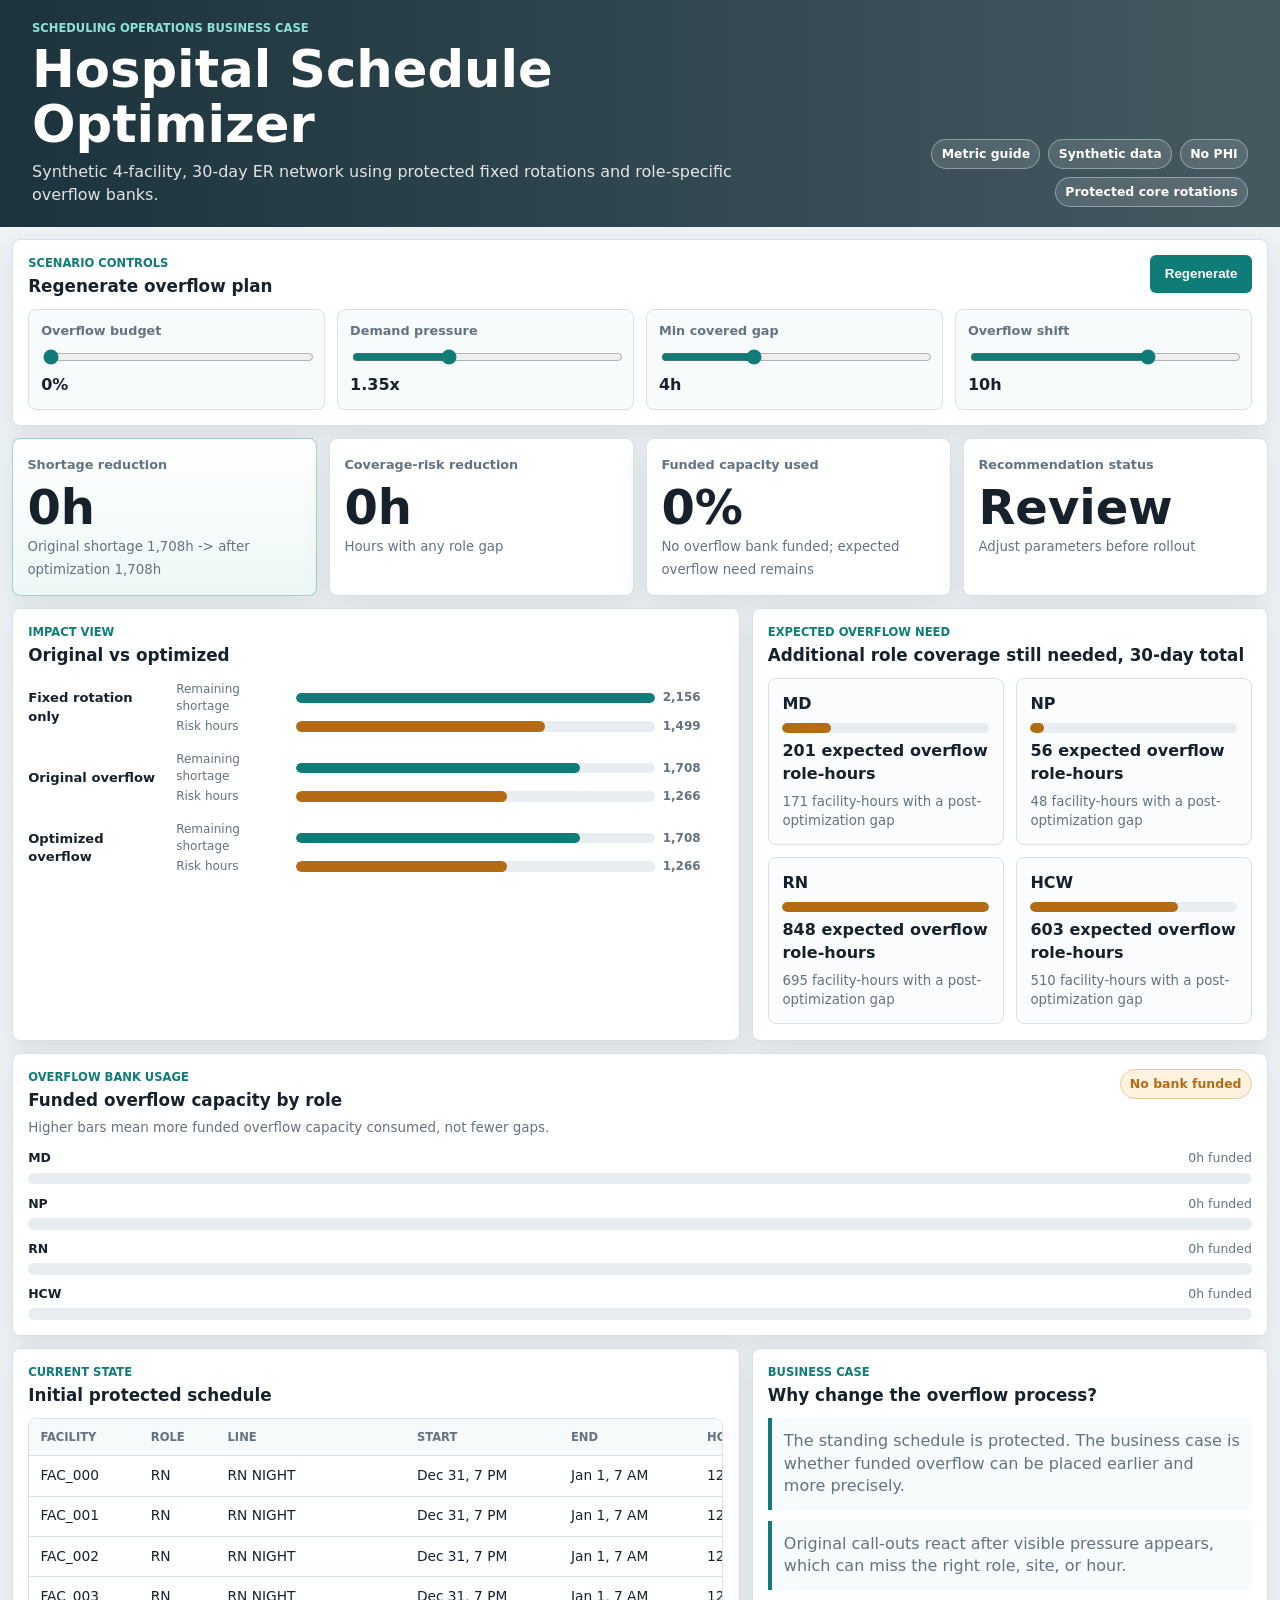
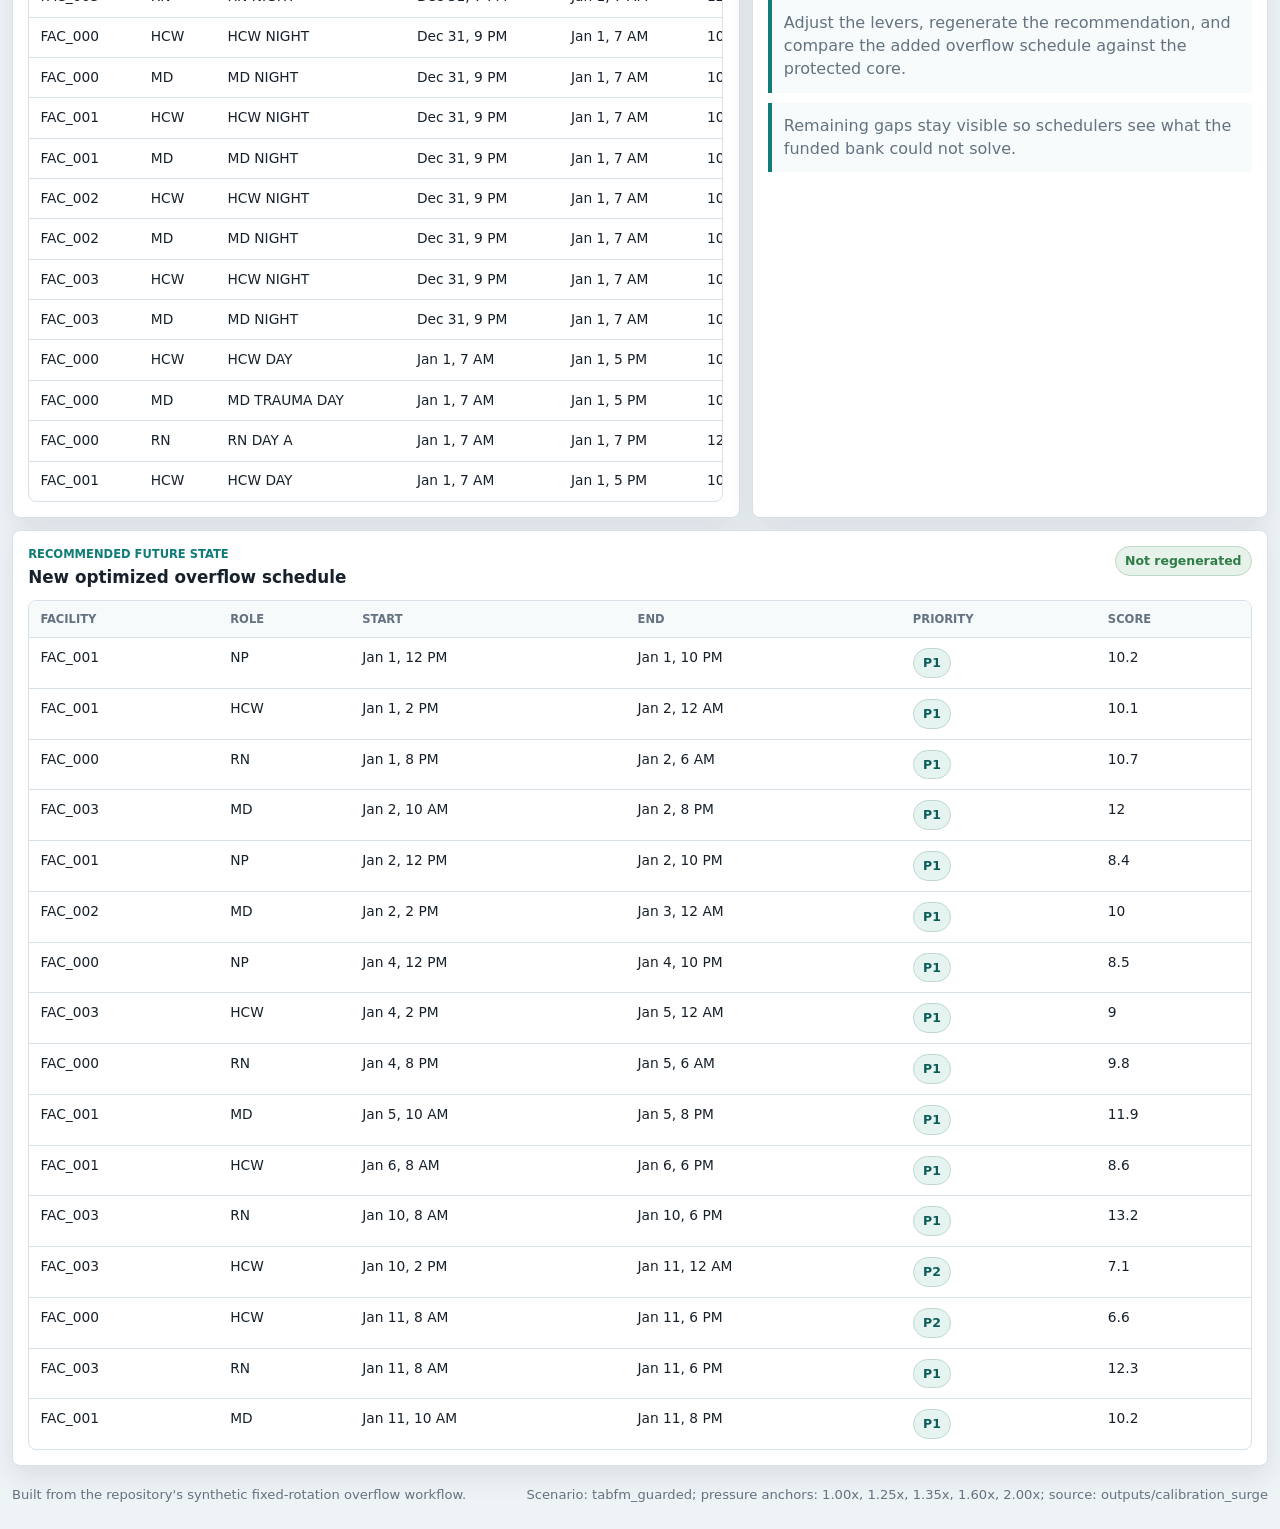
<file: demo/index.html>
<!doctype html>
<html lang="en">
  <head>
    <meta charset="utf-8">
    <meta name="viewport" content="width=device-width, initial-scale=1">
    <title>Hospital Schedule Optimizer Business Case</title>
    <link rel="stylesheet" href="styles.css">
  </head>
  <body>
    <header class="app-shell">
      <div>
        <p class="eyebrow">Scheduling operations business case</p>
        <h1>Hospital Schedule Optimizer</h1>
        <p id="case-subtitle">Loading synthetic case...</p>
      </div>
      <div class="top-status" aria-label="Demo safeguards">
        <a href="metrics.html">Metric guide</a>
        <span>Synthetic data</span>
        <span>No PHI</span>
        <span>Protected core rotations</span>
      </div>
    </header>

    <main class="dashboard">
      <section class="card card--controls" aria-labelledby="controls-heading">
        <div class="card__head">
          <div>
            <p class="eyebrow">Scenario controls</p>
            <h2 id="controls-heading">Regenerate overflow plan</h2>
          </div>
          <button id="regen-button" type="button">Regenerate</button>
        </div>
        <div class="control-grid">
          <label>
            <span>Overflow budget</span>
            <input id="budget-control" type="range" min="0" max="21" step="1" value="0">
            <b id="budget-value">0%</b>
          </label>
          <label>
            <span>Demand pressure</span>
            <input id="pressure-control" type="range" min="100" max="200" step="5" value="135">
            <b id="pressure-value">1.35x</b>
          </label>
          <label>
            <span>Min covered gap</span>
            <input id="gap-control" type="range" min="2" max="8" step="1" value="4">
            <b id="gap-value">4h</b>
          </label>
          <label>
            <span>Overflow shift</span>
            <input id="shift-control" type="range" min="6" max="12" step="1" value="10">
            <b id="shift-value">10h</b>
          </label>
        </div>
      </section>

      <section class="kpi-grid" aria-label="Business case metrics">
        <article class="metric-card metric-card--primary">
          <span>Shortage reduction</span>
          <strong id="metric-shortage">--</strong>
          <small id="metric-shortage-note">Original vs optimized</small>
        </article>
        <article class="metric-card">
          <span>Coverage-risk reduction</span>
          <strong id="metric-risk">--</strong>
          <small>Hours with any role gap</small>
        </article>
        <article class="metric-card">
          <span>Funded capacity used</span>
          <strong id="metric-budget">--</strong>
          <small id="metric-budget-note">Role banks enforced</small>
        </article>
        <article class="metric-card">
          <span>Recommendation status</span>
          <strong id="metric-status">--</strong>
          <small id="metric-status-note">Ready for scheduler review</small>
        </article>
      </section>

      <section class="card span-7" aria-labelledby="charts-heading">
        <div class="card__head">
          <div>
            <p class="eyebrow">Impact view</p>
            <h2 id="charts-heading">Original vs optimized</h2>
          </div>
        </div>
        <div id="comparison-chart" class="chart-panel"></div>
      </section>

      <section class="card span-5" aria-labelledby="gaps-heading">
        <div class="card__head">
          <div>
            <p class="eyebrow">Expected overflow need</p>
            <h2 id="gaps-heading">Additional role coverage still needed, 30-day total</h2>
          </div>
        </div>
        <div id="gaps-chart" class="gap-grid gap-grid--compact"></div>
      </section>

      <section class="card span-12" aria-labelledby="budget-heading">
        <div class="card__head">
          <div>
            <p class="eyebrow">Overflow bank usage</p>
            <h2 id="budget-heading">Funded overflow capacity by role</h2>
          </div>
          <span id="budget-status-pill" class="pill">No bank funded</span>
        </div>
        <p class="section-note">Higher bars mean more funded overflow capacity consumed, not fewer gaps.</p>
        <div id="budget-chart" class="chart-panel chart-panel--meters"></div>
      </section>

      <section class="card span-7" aria-labelledby="initial-heading">
        <div class="card__head">
          <div>
            <p class="eyebrow">Current state</p>
            <h2 id="initial-heading">Initial protected schedule</h2>
          </div>
        </div>
        <div class="table-wrap compact">
          <table>
            <thead>
              <tr>
                <th>Facility</th>
                <th>Role</th>
                <th>Line</th>
                <th>Start</th>
                <th>End</th>
                <th>Hours</th>
              </tr>
            </thead>
            <tbody id="initial-schedule"></tbody>
          </table>
        </div>
      </section>

      <section class="card span-5" aria-labelledby="case-heading">
        <div class="card__head">
          <div>
            <p class="eyebrow">Business case</p>
            <h2 id="case-heading">Why change the overflow process?</h2>
          </div>
        </div>
        <div class="story-stack">
          <p id="story-problem"></p>
          <p id="story-manual"></p>
          <p id="story-optimizer"></p>
          <p id="story-remaining"></p>
        </div>
      </section>

      <section class="card span-12" aria-labelledby="optimized-heading">
        <div class="card__head">
          <div>
            <p class="eyebrow">Recommended future state</p>
            <h2 id="optimized-heading">New optimized overflow schedule</h2>
          </div>
          <span id="run-stamp" class="pill pill--green">Not regenerated</span>
        </div>
        <div class="table-wrap compact">
          <table>
            <thead>
              <tr>
                <th>Facility</th>
                <th>Role</th>
                <th>Start</th>
                <th>End</th>
                <th>Priority</th>
                <th>Score</th>
              </tr>
            </thead>
            <tbody id="optimized-schedule"></tbody>
          </table>
        </div>
      </section>
    </main>

    <footer>
      <span>Built from the repository's synthetic fixed-rotation overflow workflow.</span>
      <span id="data-source">Loading source...</span>
    </footer>

    <script src="app.js"></script>
  </body>
</html>
</file>
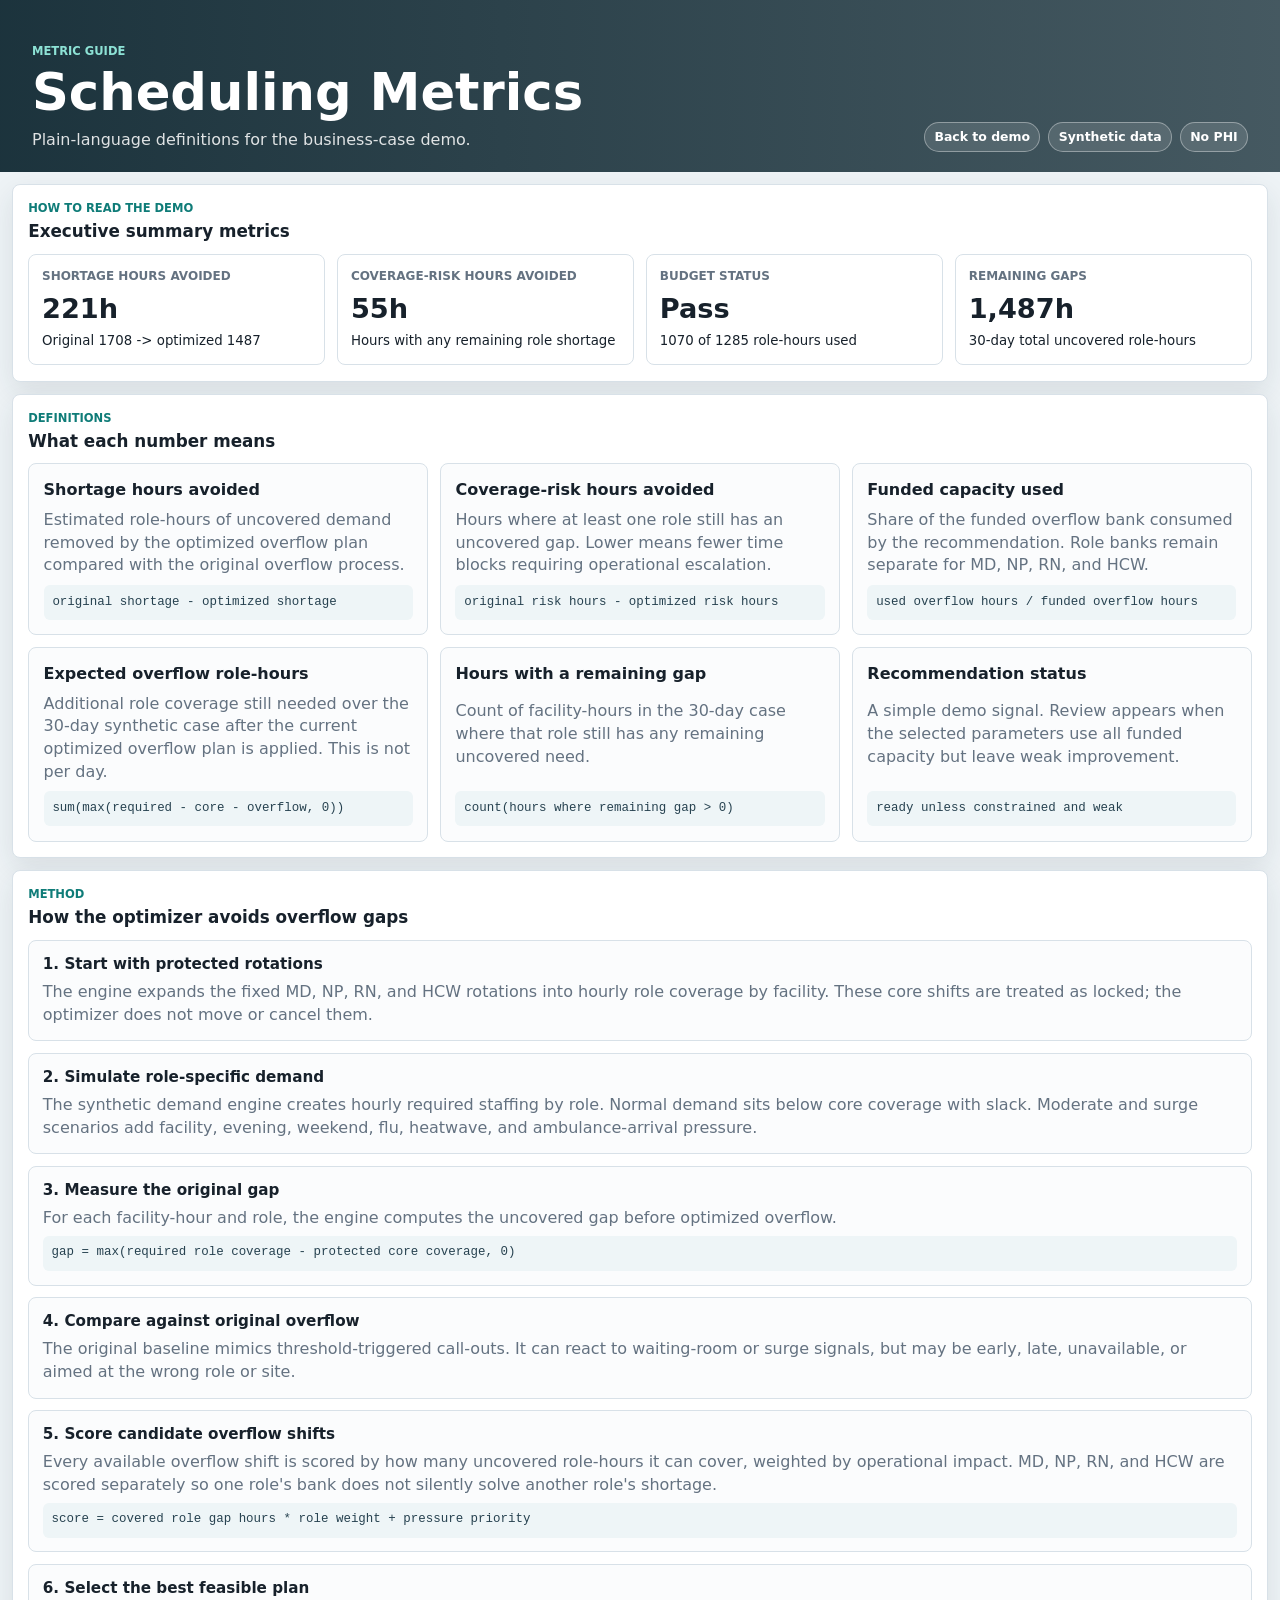
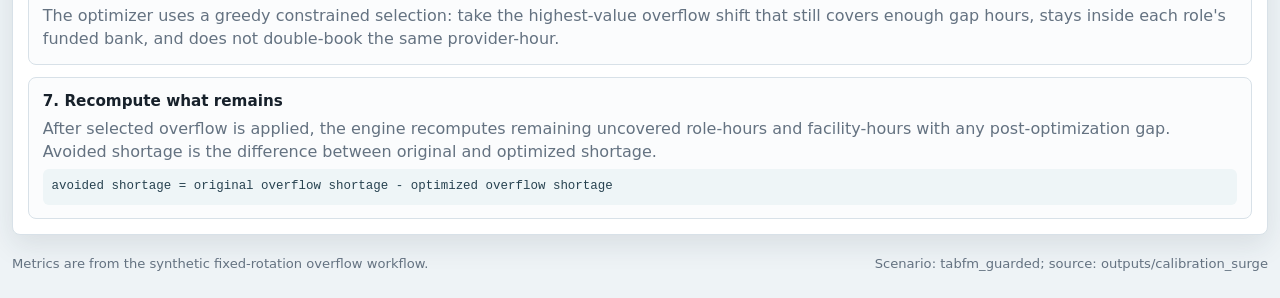
<file: demo/metrics.html>
<!doctype html>
<html lang="en">
  <head>
    <meta charset="utf-8">
    <meta name="viewport" content="width=device-width, initial-scale=1">
    <title>Hospital Schedule Optimizer Metrics</title>
    <link rel="stylesheet" href="styles.css">
  </head>
  <body>
    <header class="app-shell">
      <div>
        <p class="eyebrow">Metric guide</p>
        <h1>Scheduling Metrics</h1>
        <p>Plain-language definitions for the business-case demo.</p>
      </div>
      <div class="top-status">
        <a href="index.html">Back to demo</a>
        <span>Synthetic data</span>
        <span>No PHI</span>
      </div>
    </header>

    <main class="dashboard">
      <section class="card metric-guide">
        <div class="card__head">
          <div>
            <p class="eyebrow">How to read the demo</p>
            <h2>Executive summary metrics</h2>
          </div>
        </div>
        <div id="metric-summary" class="metric-summary"></div>
      </section>

      <section class="card metric-guide">
        <div class="card__head">
          <div>
            <p class="eyebrow">Definitions</p>
            <h2>What each number means</h2>
          </div>
        </div>
        <div class="definition-grid">
          <article class="definition-card">
            <strong>Shortage hours avoided</strong>
            <p>Estimated role-hours of uncovered demand removed by the optimized overflow plan compared with the original overflow process.</p>
            <code class="formula">original shortage - optimized shortage</code>
          </article>
          <article class="definition-card">
            <strong>Coverage-risk hours avoided</strong>
            <p>Hours where at least one role still has an uncovered gap. Lower means fewer time blocks requiring operational escalation.</p>
            <code class="formula">original risk hours - optimized risk hours</code>
          </article>
          <article class="definition-card">
            <strong>Funded capacity used</strong>
            <p>Share of the funded overflow bank consumed by the recommendation. Role banks remain separate for MD, NP, RN, and HCW.</p>
            <code class="formula">used overflow hours / funded overflow hours</code>
          </article>
          <article class="definition-card">
            <strong>Expected overflow role-hours</strong>
            <p>Additional role coverage still needed over the 30-day synthetic case after the current optimized overflow plan is applied. This is not per day.</p>
            <code class="formula">sum(max(required - core - overflow, 0))</code>
          </article>
          <article class="definition-card">
            <strong>Hours with a remaining gap</strong>
            <p>Count of facility-hours in the 30-day case where that role still has any remaining uncovered need.</p>
            <code class="formula">count(hours where remaining gap &gt; 0)</code>
          </article>
          <article class="definition-card">
            <strong>Recommendation status</strong>
            <p>A simple demo signal. Review appears when the selected parameters use all funded capacity but leave weak improvement.</p>
            <code class="formula">ready unless constrained and weak</code>
          </article>
        </div>
      </section>

      <section class="card metric-guide">
        <div class="card__head">
          <div>
            <p class="eyebrow">Method</p>
            <h2>How the optimizer avoids overflow gaps</h2>
          </div>
        </div>
        <div class="method-stack">
          <article>
            <strong>1. Start with protected rotations</strong>
            <p>The engine expands the fixed MD, NP, RN, and HCW rotations into hourly role coverage by facility. These core shifts are treated as locked; the optimizer does not move or cancel them.</p>
          </article>
          <article>
            <strong>2. Simulate role-specific demand</strong>
            <p>The synthetic demand engine creates hourly required staffing by role. Normal demand sits below core coverage with slack. Moderate and surge scenarios add facility, evening, weekend, flu, heatwave, and ambulance-arrival pressure.</p>
          </article>
          <article>
            <strong>3. Measure the original gap</strong>
            <p>For each facility-hour and role, the engine computes the uncovered gap before optimized overflow.</p>
            <code class="formula">gap = max(required role coverage - protected core coverage, 0)</code>
          </article>
          <article>
            <strong>4. Compare against original overflow</strong>
            <p>The original baseline mimics threshold-triggered call-outs. It can react to waiting-room or surge signals, but may be early, late, unavailable, or aimed at the wrong role or site.</p>
          </article>
          <article>
            <strong>5. Score candidate overflow shifts</strong>
            <p>Every available overflow shift is scored by how many uncovered role-hours it can cover, weighted by operational impact. MD, NP, RN, and HCW are scored separately so one role's bank does not silently solve another role's shortage.</p>
            <code class="formula">score = covered role gap hours * role weight + pressure priority</code>
          </article>
          <article>
            <strong>6. Select the best feasible plan</strong>
            <p>The optimizer uses a greedy constrained selection: take the highest-value overflow shift that still covers enough gap hours, stays inside each role's funded bank, and does not double-book the same provider-hour.</p>
          </article>
          <article>
            <strong>7. Recompute what remains</strong>
            <p>After selected overflow is applied, the engine recomputes remaining uncovered role-hours and facility-hours with any post-optimization gap. Avoided shortage is the difference between original and optimized shortage.</p>
            <code class="formula">avoided shortage = original overflow shortage - optimized overflow shortage</code>
          </article>
        </div>
      </section>
    </main>

    <footer>
      <span>Metrics are from the synthetic fixed-rotation overflow workflow.</span>
      <span id="data-source">Loading source...</span>
    </footer>

    <script src="metrics.js"></script>
  </body>
</html>
</file>
<file: demo/styles.css>
:root {
  color-scheme: light;
  --ink: #17212b;
  --muted: #647281;
  --line: #d8e1e8;
  --panel: #ffffff;
  --soft: #eef3f6;
  --teal: #0f7c78;
  --green: #2f7d46;
  --amber: #b46b14;
  --blue: #2e628f;
  --red: #b43c2f;
  --shadow: 0 10px 28px rgba(29, 45, 59, 0.1);
}

* {
  box-sizing: border-box;
}

html,
body {
  margin: 0;
  overflow-x: hidden;
}

body {
  background: var(--soft);
  color: var(--ink);
  font-family: Inter, ui-sans-serif, system-ui, -apple-system, BlinkMacSystemFont, "Segoe UI", sans-serif;
  line-height: 1.42;
}

.app-shell {
  display: flex;
  min-height: 172px;
  align-items: flex-end;
  justify-content: space-between;
  gap: 1.5rem;
  padding: 1.25rem clamp(1rem, 3vw, 2rem);
  background:
    linear-gradient(90deg, rgba(10, 35, 45, 0.92), rgba(10, 35, 45, 0.74)),
    url("https://images.unsplash.com/photo-1586773860418-d37222d8fce3?auto=format&fit=crop&w=1800&q=80") center/cover;
  color: #fff;
}

.eyebrow {
  margin: 0 0 0.35rem;
  color: var(--teal);
  font-size: 0.72rem;
  font-weight: 850;
  letter-spacing: 0;
  text-transform: uppercase;
}

.app-shell .eyebrow {
  color: #8de2d5;
}

h1,
h2 {
  margin: 0;
  line-height: 1.08;
  letter-spacing: 0;
}

h1 {
  font-size: clamp(2rem, 4vw, 4.4rem);
}

h2 {
  font-size: 1.05rem;
}

.app-shell p:not(.eyebrow) {
  max-width: 760px;
  margin: 0.55rem 0 0;
  color: rgba(255, 255, 255, 0.86);
}

.top-status {
  display: flex;
  flex-wrap: wrap;
  justify-content: flex-end;
  gap: 0.5rem;
}

.top-status a,
.top-status span,
.pill {
  display: inline-flex;
  align-items: center;
  width: max-content;
  border: 1px solid rgba(255, 255, 255, 0.36);
  border-radius: 999px;
  padding: 0.32rem 0.58rem;
  background: rgba(255, 255, 255, 0.12);
  font-size: 0.78rem;
  font-weight: 800;
  white-space: nowrap;
  text-decoration: none;
}

.top-status a,
.top-status a:visited,
.top-status a:hover,
.top-status a:focus,
.top-status a:active {
  color: #ffffff;
}

.dashboard {
  display: grid;
  width: min(1480px, calc(100% - 1.5rem));
  grid-template-columns: repeat(12, minmax(0, 1fr));
  gap: 0.75rem;
  margin: 0.75rem auto 1.25rem;
}

.card,
.metric-card {
  border: 1px solid var(--line);
  border-radius: 8px;
  background: var(--panel);
  box-shadow: var(--shadow);
}

.card {
  padding: 0.95rem;
}

.card--controls {
  grid-column: 1 / -1;
}

.card__head {
  display: flex;
  align-items: flex-start;
  justify-content: space-between;
  gap: 1rem;
  margin-bottom: 0.85rem;
}

button {
  min-height: 2.35rem;
  border: 0;
  border-radius: 6px;
  padding: 0 0.9rem;
  background: var(--teal);
  color: #fff;
  font-weight: 850;
  cursor: pointer;
}

button:focus-visible,
input:focus-visible {
  outline: 3px solid rgba(15, 124, 120, 0.28);
  outline-offset: 2px;
}

.control-grid {
  display: grid;
  grid-template-columns: repeat(4, minmax(0, 1fr));
  gap: 0.75rem;
}

.control-grid label {
  display: grid;
  grid-template-columns: 1fr auto;
  gap: 0.45rem 0.75rem;
  align-items: center;
  padding: 0.75rem;
  border: 1px solid var(--line);
  border-radius: 8px;
  background: #f8fbfc;
}

.control-grid span {
  color: var(--muted);
  font-size: 0.8rem;
  font-weight: 800;
}

.control-grid input {
  grid-column: 1 / -1;
  width: 100%;
  accent-color: var(--teal);
}

.kpi-grid {
  display: grid;
  grid-column: 1 / -1;
  grid-template-columns: repeat(4, minmax(0, 1fr));
  gap: 0.75rem;
}

.metric-card {
  min-height: 126px;
  padding: 0.9rem;
}

.metric-card--primary {
  border-color: rgba(15, 124, 120, 0.35);
  background: linear-gradient(180deg, #fff, #edf8f6);
}

.metric-card span,
.metric-card small {
  color: var(--muted);
}

.metric-card span {
  font-size: 0.8rem;
  font-weight: 850;
}

.metric-card strong {
  display: block;
  margin: 0.45rem 0 0.25rem;
  color: var(--ink);
  font-size: clamp(1.8rem, 4vw, 3rem);
  line-height: 1;
}

.span-5 {
  grid-column: span 5;
}

.span-7 {
  grid-column: span 7;
}

.span-12 {
  grid-column: 1 / -1;
}

.pill {
  border-color: #bfd7d2;
  background: #e6f4f1;
  color: #0d5d58;
}

.pill--green {
  border-color: #bdd8c4;
  background: #e7f3ea;
  color: var(--green);
}

.pill--amber {
  border-color: #e7c99f;
  background: #fff3df;
  color: var(--amber);
}

.story-stack {
  display: grid;
  gap: 0.65rem;
}

.story-stack p {
  margin: 0;
  padding: 0.75rem;
  border-left: 4px solid var(--teal);
  background: #f7fbfb;
  color: var(--muted);
}

.section-note {
  margin: -0.25rem 0 0.75rem;
  color: var(--muted);
  font-size: 0.84rem;
}

.table-wrap {
  overflow: auto;
  border: 1px solid var(--line);
  border-radius: 8px;
}

table {
  width: 100%;
  min-width: 760px;
  border-collapse: collapse;
  font-size: 0.86rem;
}

th,
td {
  padding: 0.62rem 0.7rem;
  border-bottom: 1px solid var(--line);
  text-align: left;
  vertical-align: top;
}

th {
  position: sticky;
  top: 0;
  background: #f7fafb;
  color: var(--muted);
  font-size: 0.72rem;
  text-transform: uppercase;
}

tbody tr:last-child td {
  border-bottom: 0;
}

.empty-row {
  color: var(--muted);
  font-weight: 800;
  text-align: center;
}

.chart-panel {
  display: grid;
  gap: 0.65rem;
  margin-top: 0.75rem;
}

.bar-row {
  display: grid;
  grid-template-columns: 8.5rem minmax(0, 1fr);
  gap: 0.75rem;
  align-items: center;
}

.bar-row__label {
  font-size: 0.82rem;
  font-weight: 850;
}

.bar-line {
  display: grid;
  grid-template-columns: 7rem minmax(0, 1fr) 3.8rem;
  gap: 0.5rem;
  align-items: center;
  margin: 0.18rem 0;
  color: var(--muted);
  font-size: 0.75rem;
}

.bar-track {
  height: 0.65rem;
  overflow: hidden;
  border-radius: 999px;
  background: #e7edf1;
}

.bar-track b {
  display: block;
  height: 100%;
  border-radius: inherit;
  background: var(--teal);
}

.bar-line--risk .bar-track b,
.gap-card .bar-track b {
  background: var(--amber);
}

.meter {
  display: grid;
  gap: 0.35rem;
}

.meter__top {
  display: flex;
  justify-content: space-between;
  gap: 0.75rem;
  color: var(--muted);
  font-size: 0.78rem;
}

.meter__top strong {
  color: var(--ink);
}

.meter__track {
  height: 0.72rem;
  overflow: hidden;
  border-radius: 999px;
  background: #e7edf1;
}

.meter__track b {
  display: block;
  height: 100%;
  background: var(--blue);
}

.gap-grid {
  display: grid;
  grid-template-columns: repeat(4, minmax(0, 1fr));
  gap: 0.75rem;
}

.gap-grid--compact {
  grid-template-columns: repeat(2, minmax(0, 1fr));
}

.gap-card {
  display: grid;
  gap: 0.45rem;
  padding: 0.85rem;
  border: 1px solid var(--line);
  border-radius: 8px;
  background: #fbfcfd;
}

.gap-card span {
  font-weight: 850;
}

.gap-card small {
  color: var(--muted);
}

footer {
  display: flex;
  width: min(1480px, calc(100% - 1.5rem));
  justify-content: space-between;
  gap: 1rem;
  margin: 0 auto 1.5rem;
  color: var(--muted);
  font-size: 0.82rem;
}

.metric-guide {
  grid-column: 1 / -1;
}

.definition-grid {
  display: grid;
  grid-template-columns: repeat(3, minmax(0, 1fr));
  gap: 0.75rem;
}

.definition-card {
  display: grid;
  gap: 0.45rem;
  min-height: 172px;
  padding: 0.9rem;
  border: 1px solid var(--line);
  border-radius: 8px;
  background: #fbfcfd;
}

.definition-card strong {
  font-size: 1rem;
}

.definition-card p {
  margin: 0;
  color: var(--muted);
}

.formula {
  align-self: end;
  padding: 0.55rem;
  border-radius: 6px;
  background: #eef5f7;
  color: #274250;
  font-family: ui-monospace, SFMono-Regular, Menlo, Consolas, monospace;
  font-size: 0.78rem;
}

.method-stack {
  display: grid;
  gap: 0.7rem;
}

.method-stack article {
  display: grid;
  gap: 0.35rem;
  padding: 0.85rem;
  border: 1px solid var(--line);
  border-radius: 8px;
  background: #fbfcfd;
}

.method-stack strong {
  font-size: 0.95rem;
}

.method-stack p {
  margin: 0;
  color: var(--muted);
}

.metric-summary {
  display: grid;
  grid-template-columns: repeat(4, minmax(0, 1fr));
  gap: 0.75rem;
  margin-top: 0.75rem;
}

.metric-summary article {
  padding: 0.8rem;
  border: 1px solid var(--line);
  border-radius: 8px;
  background: #fff;
}

.metric-summary span {
  display: block;
  color: var(--muted);
  font-size: 0.75rem;
  font-weight: 850;
  text-transform: uppercase;
}

.metric-summary strong {
  display: block;
  margin-top: 0.35rem;
  font-size: 1.7rem;
}

@media (max-width: 980px) {
  .app-shell,
  footer {
    flex-direction: column;
    align-items: flex-start;
  }

  .control-grid,
  .kpi-grid,
  .gap-grid,
  .definition-grid,
  .metric-summary {
    grid-template-columns: repeat(2, minmax(0, 1fr));
  }

  .span-5,
  .span-7 {
    grid-column: 1 / -1;
  }
}

@media (max-width: 620px) {
  .dashboard {
    width: min(100% - 1rem, 1480px);
  }

  .control-grid,
  .kpi-grid,
  .gap-grid,
  .definition-grid,
  .metric-summary {
    grid-template-columns: 1fr;
  }

  table {
    min-width: 0;
  }

  thead {
    display: none;
  }

  tbody,
  tr,
  td {
    display: block;
    width: 100%;
  }

  tr {
    padding: 0.55rem 0;
    border-bottom: 1px solid var(--line);
  }

  td {
    display: grid;
    grid-template-columns: 7rem minmax(0, 1fr);
    gap: 0.6rem;
    padding: 0.35rem 0.7rem;
    border-bottom: 0;
  }

  td::before {
    content: attr(data-label);
    color: var(--muted);
    font-size: 0.72rem;
    font-weight: 850;
    text-transform: uppercase;
  }

  .bar-row,
  .bar-line {
    grid-template-columns: 1fr;
  }
}
</file>
